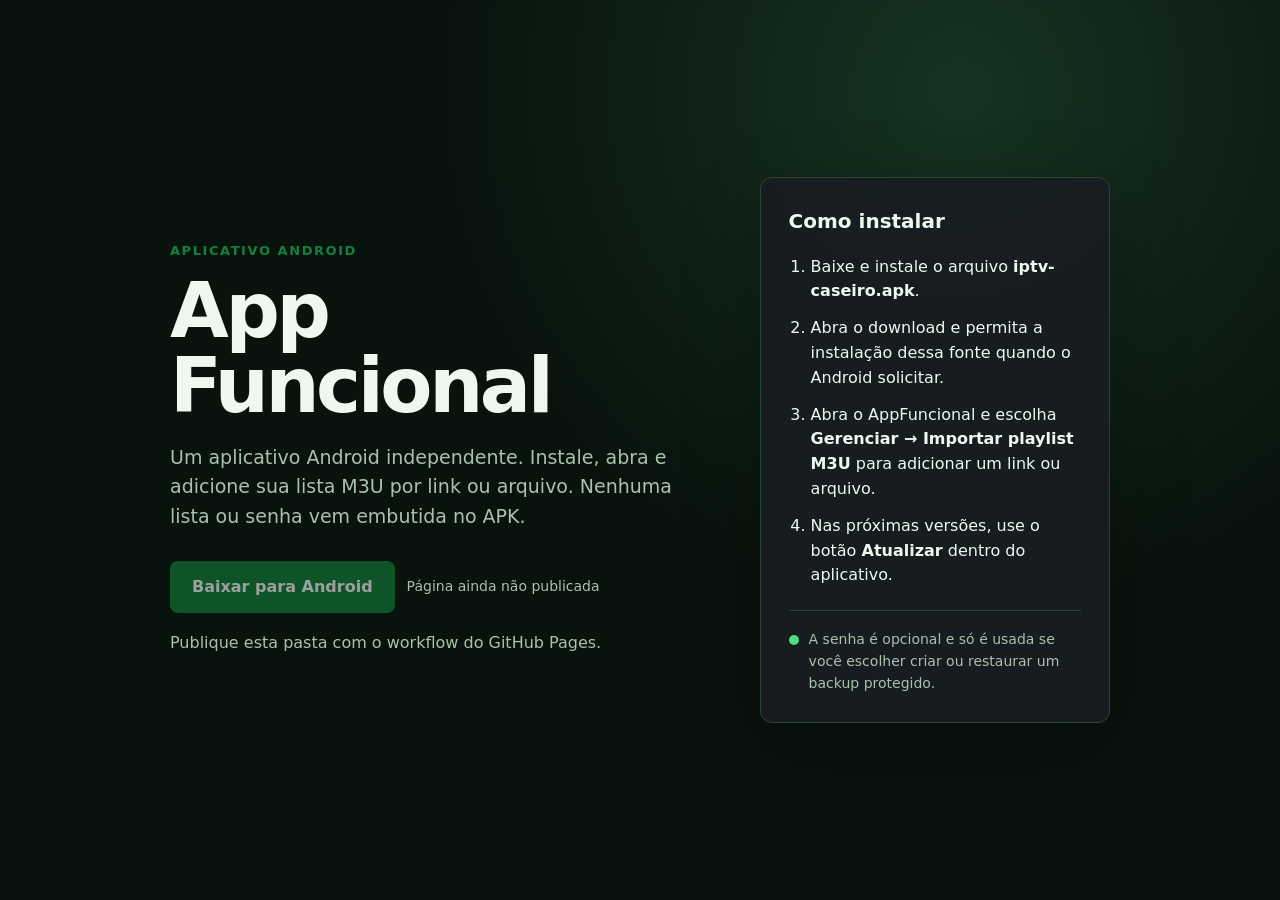
<file: docs/index.html>
<!doctype html>
<html lang="pt-BR">
<head>
  <meta charset="utf-8">
  <meta name="viewport" content="width=device-width, initial-scale=1">
  <meta name="theme-color" content="#101315">
  <title>AppFuncional para Android</title>
  <style>
    :root { color-scheme: dark; --bg:#08130d; --panel:#0e1e15; --line:#294634; --text:#eef8f0; --muted:#a9c2ad; --accent:#15803d; --green:#4ade80; }
    * { box-sizing:border-box; }
    body { margin:0; min-width:320px; background:radial-gradient(circle at 75% 10%,#163321 0,transparent 32rem),var(--bg); color:var(--text); font:16px/1.55 system-ui,-apple-system,"Segoe UI",sans-serif; }
    main { width:min(940px,calc(100% - 36px)); min-height:100vh; margin:auto; display:grid; grid-template-columns:1.2fr .8fr; align-items:center; gap:64px; padding:64px 0; }
    .eyebrow { color:var(--accent); font-size:13px; font-weight:800; letter-spacing:.12em; text-transform:uppercase; }
    h1 { margin:8px 0 20px; font-size:clamp(42px,7vw,76px); line-height:.98; letter-spacing:-.045em; }
    .lead { max-width:650px; color:var(--muted); font-size:19px; }
    .actions { margin:30px 0 18px; display:flex; flex-wrap:wrap; align-items:center; gap:12px; }
    button,a.button { min-height:52px; padding:0 22px; display:inline-flex; align-items:center; justify-content:center; color:white; background:var(--accent); border:0; border-radius:8px; font:inherit; font-weight:750; text-decoration:none; cursor:pointer; }
    button:disabled { opacity:.6; cursor:wait; }
    .version { color:var(--muted); font-size:14px; }
    .card { padding:28px; background:rgba(24,29,32,.94); border:1px solid var(--line); border-radius:12px; box-shadow:0 24px 80px rgba(0,0,0,.24); }
    .card h2 { margin:0 0 18px; font-size:20px; }
    ol { margin:0; padding-left:22px; }
    li+li { margin-top:12px; }
    .safe { margin-top:22px; padding-top:18px; display:flex; gap:10px; color:var(--muted); border-top:1px solid var(--line); font-size:14px; }
    .dot { width:10px; height:10px; margin-top:6px; flex:0 0 auto; background:var(--green); border-radius:50%; }
    #status[aria-live] { min-height:24px; color:var(--muted); }
    @media (max-width:760px) { main { grid-template-columns:1fr; gap:36px; padding:44px 0; } }
  </style>
</head>
<body>
  <main>
    <section>
      <p class="eyebrow">Aplicativo Android</p>
      <h1>App<br>Funcional</h1>
      <p class="lead">Um aplicativo Android independente. Instale, abra e adicione sua lista M3U por link ou arquivo. Nenhuma lista ou senha vem embutida no APK.</p>
      <div class="actions">
        <button id="install" type="button">Baixar para Android</button>
        <span class="version" id="version">Buscando versão…</span>
      </div>
      <p id="status" aria-live="polite"></p>
    </section>
    <aside class="card">
      <h2>Como instalar</h2>
      <ol>
        <li>Baixe e instale o arquivo <strong>iptv-caseiro.apk</strong>.</li>
        <li>Abra o download e permita a instalação dessa fonte quando o Android solicitar.</li>
        <li>Abra o AppFuncional e escolha <strong>Gerenciar → Importar playlist M3U</strong> para adicionar um link ou arquivo.</li>
        <li>Nas próximas versões, use o botão <strong>Atualizar</strong> dentro do aplicativo.</li>
      </ol>
      <div class="safe"><span class="dot"></span><span>A senha é opcional e só é usada se você escolher criar ou restaurar um backup protegido.</span></div>
    </aside>
  </main>
  <script>
    const repository = "__GITHUB_REPOSITORY__";
    const install = document.querySelector("#install");
    const version = document.querySelector("#version");
    const status = document.querySelector("#status");
    let apkUrl = "";

    async function loadRelease() {
      if (repository.startsWith("__")) {
        version.textContent = "Página ainda não publicada";
        status.textContent = "Publique esta pasta com o workflow do GitHub Pages.";
        install.disabled = true;
        return;
      }
      try {
        const response = await fetch(`https://api.github.com/repos/${repository}/releases/latest`, {
          headers: { Accept: "application/vnd.github+json" }
        });
        if (!response.ok) throw new Error(`GitHub respondeu ${response.status}`);
        const release = await response.json();
        const asset = release.assets.find(item => item.name === "iptv-caseiro.apk");
        if (!asset) throw new Error("A versão mais recente não contém o APK");
        apkUrl = asset.browser_download_url;
        version.textContent = `Versão ${release.tag_name.replace(/^v/i, "")}`;
      } catch (error) {
        install.disabled = true;
        version.textContent = "Download indisponível";
        status.textContent = error.message;
      }
    }

    install.addEventListener("click", () => {
      if (apkUrl) window.location.assign(apkUrl);
    });
    loadRelease();
  </script>
</body>
</html>
</file>
